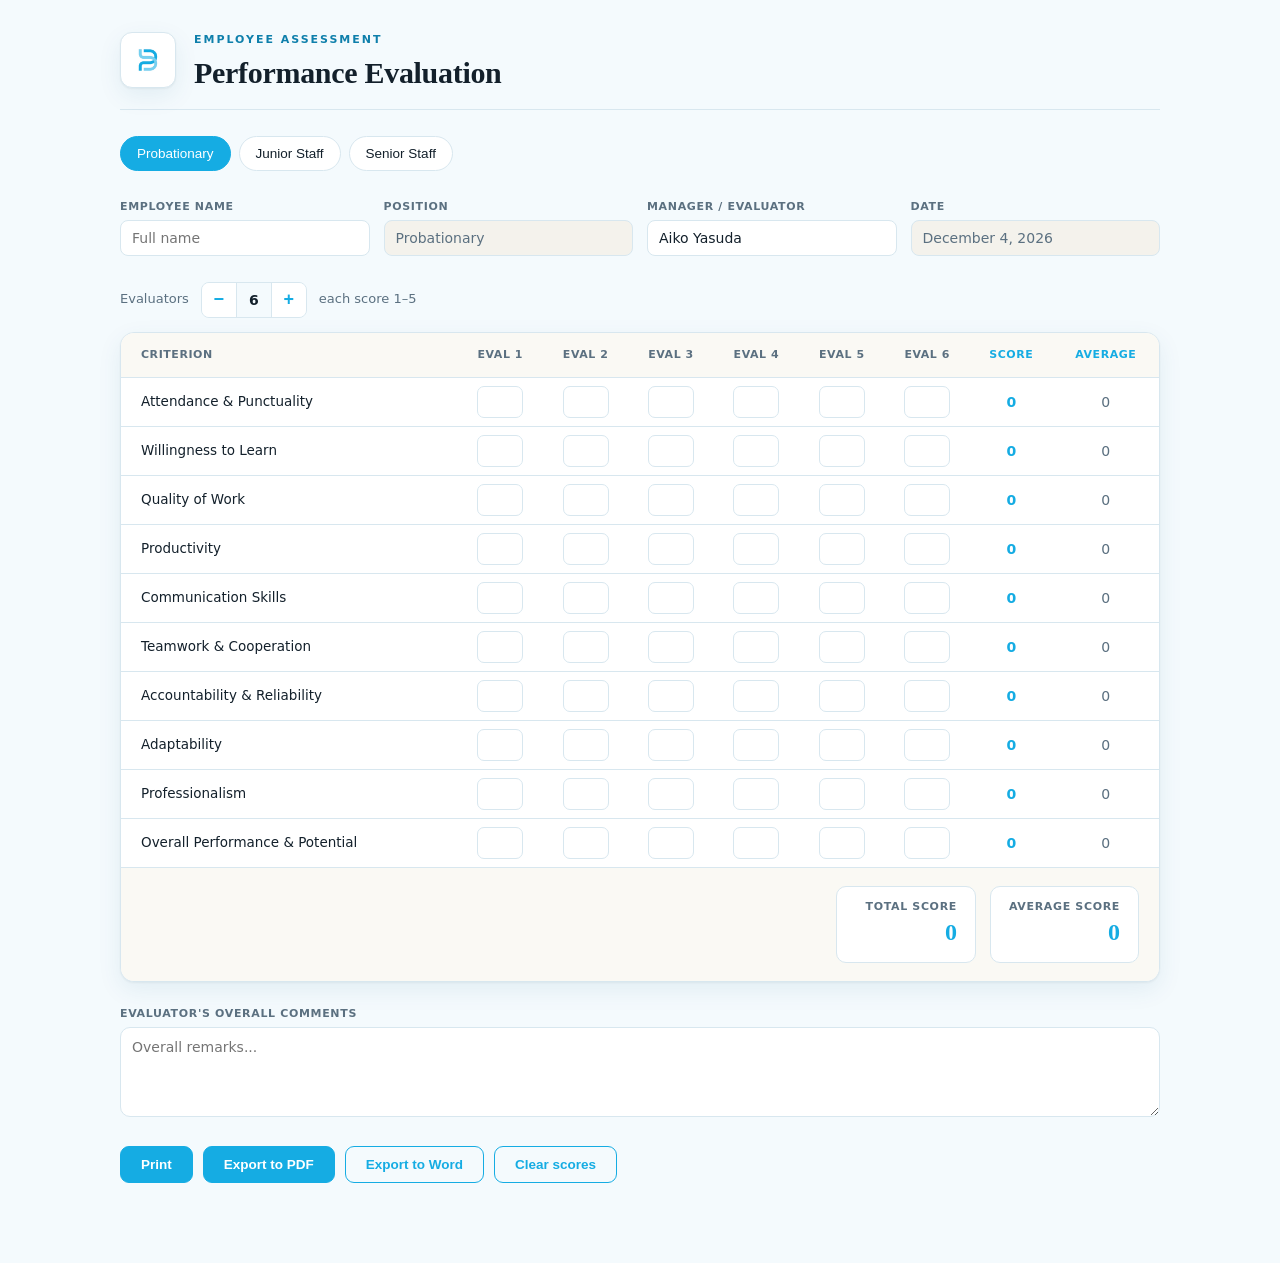
<file: Try.html>
<!DOCTYPE html>
<html lang="en">
<head>
<meta charset="UTF-8">
<meta name="viewport" content="width=device-width, initial-scale=1.0">
<title>Performance Evaluation</title>
<style>
  :root{
    --ink:#13202b; --paper:#f4fafd; --panel:#ffffff; --line:#d8e7ef;
    --muted:#5b7080; --accent:#15ACE3; --accent-deep:#0e7fab; --accent-soft:#e2f4fc;
    --sky:#77D0F0; --gold:#0e7fab;
    --shadow:0 1px 2px rgba(13,32,43,.05),0 8px 24px rgba(13,90,130,.08);
  }
  *{box-sizing:border-box} html,body{margin:0}
  body{font-family:"Inter","Segoe UI",system-ui,sans-serif;background:var(--paper);color:var(--ink);-webkit-font-smoothing:antialiased;line-height:1.45}
  .wrap{max-width:1080px;margin:0 auto;padding:32px 20px 80px}
  header.top{border-bottom:1px solid var(--line);padding-bottom:20px;margin-bottom:26px;display:flex;align-items:flex-start;gap:18px}
  header.top .logo{width:56px;height:56px;flex:0 0 auto;border-radius:12px;background:#fff;border:1px solid var(--line);padding:7px;box-shadow:var(--shadow)}
  header.top .htext{flex:1 1 auto}
  .eyebrow{font-size:11px;letter-spacing:.18em;text-transform:uppercase;color:var(--gold);font-weight:600;margin-bottom:8px}
  h1{font-family:"Georgia",serif;font-weight:600;font-size:30px;line-height:1.1;margin:0;letter-spacing:-.01em}
  .sub{color:var(--muted);font-size:14px;margin-top:8px;max-width:62ch}
  .roles{display:flex;gap:8px;flex-wrap:wrap;margin:24px 0 28px}
  .role-btn{border:1px solid var(--line);background:var(--panel);padding:9px 16px;border-radius:999px;font-size:13.5px;font-weight:500;cursor:pointer;color:var(--ink);transition:.15s}
  .role-btn:hover{border-color:var(--accent)}
  .role-btn.active{background:var(--accent);color:#fff;border-color:var(--accent)}
  .meta{display:grid;grid-template-columns:repeat(auto-fit,minmax(220px,1fr));gap:14px;margin-bottom:26px}
  .field label{display:block;font-size:11px;letter-spacing:.06em;text-transform:uppercase;color:var(--muted);font-weight:600;margin-bottom:5px}
  .field input{width:100%;padding:9px 11px;border:1px solid var(--line);border-radius:8px;font-size:14px;background:var(--panel);font-family:inherit;color:var(--ink)}
  .field input:focus{outline:2px solid var(--accent-soft);border-color:var(--accent)}
  .field .ro{background:#f4f2ec;color:var(--muted)}
  .evaluator-ctl{display:flex;align-items:center;gap:12px;margin-bottom:14px}
  .evaluator-ctl span{font-size:13px;color:var(--muted)}
  .stepper{display:flex;align-items:center;border:1px solid var(--line);border-radius:8px;overflow:hidden}
  .stepper button{border:0;background:var(--panel);width:34px;height:34px;font-size:18px;cursor:pointer;color:var(--accent);font-weight:600}
  .stepper button:hover{background:var(--accent-soft)}
  .stepper .val{width:36px;text-align:center;font-weight:600;font-size:14px;border-left:1px solid var(--line);border-right:1px solid var(--line);line-height:34px}
  .panel{background:var(--panel);border:1px solid var(--line);border-radius:14px;box-shadow:var(--shadow);overflow:hidden}
  .scroll{overflow-x:auto}
  table{border-collapse:collapse;width:100%;min-width:720px}
  thead th{font-size:11px;letter-spacing:.05em;text-transform:uppercase;color:var(--muted);font-weight:600;text-align:center;padding:14px 8px;border-bottom:1px solid var(--line);background:#faf9f4}
  thead th.crit{text-align:left;min-width:210px;padding-left:20px}
  thead th.tot{color:var(--accent)}
  tbody td{padding:8px;border-bottom:1px solid var(--line);text-align:center}
  tbody td.crit{text-align:left;font-size:13.5px;font-weight:500;padding-left:20px;color:var(--ink)}
  tbody tr:last-child td{border-bottom:0}
  .score-in{width:46px;padding:7px 4px;text-align:center;border:1px solid var(--line);border-radius:7px;font-size:13.5px;font-family:inherit;color:var(--ink)}
  .score-in:focus{outline:2px solid var(--accent-soft);border-color:var(--accent)}
  .score-in.bad{border-color:#c0392b;background:#fdf0ee}
  td.calc{font-variant-numeric:tabular-nums;font-weight:600;color:var(--accent);font-size:14px}
  td.calc.dim{color:var(--muted);font-weight:500}
  .totals{display:flex;justify-content:flex-end;gap:14px;flex-wrap:wrap;padding:18px 20px;background:#faf9f4;border-top:1px solid var(--line)}
  .tcard{border:1px solid var(--line);border-radius:10px;background:var(--panel);padding:12px 18px;min-width:140px;text-align:right}
  .tcard .k{font-size:11px;letter-spacing:.06em;text-transform:uppercase;color:var(--muted);font-weight:600}
  .tcard .v{font-size:24px;font-weight:700;font-variant-numeric:tabular-nums;color:var(--accent);font-family:"Georgia",serif}
  .interp{margin-left:auto;align-self:center;font-size:13px;color:var(--muted)}
  .interp b{color:var(--accent);font-weight:600}
  .comment{margin-top:24px}
  .comment label{display:block;font-size:11px;letter-spacing:.06em;text-transform:uppercase;color:var(--muted);font-weight:600;margin-bottom:6px}
  .comment textarea{width:100%;min-height:90px;padding:11px;border:1px solid var(--line);border-radius:10px;font-family:inherit;font-size:14px;resize:vertical;background:var(--panel);color:var(--ink)}
  .comment textarea:focus{outline:2px solid var(--accent-soft);border-color:var(--accent)}
  .actions{display:flex;gap:10px;margin-top:22px;flex-wrap:wrap;align-items:center}
  .btn{border:1px solid var(--accent);background:var(--accent);color:#fff;padding:10px 20px;border-radius:9px;font-size:13.5px;font-weight:600;cursor:pointer}
  .btn:hover{background:var(--accent-deep)} .btn:disabled{opacity:.5;cursor:default}
  .btn.ghost{background:transparent;color:var(--accent)} .btn.ghost:hover{background:var(--accent-soft)}
  .status{font-size:13px;color:var(--muted)}
  .hint{font-size:12px;color:var(--muted);margin-top:10px}
  @media (max-width:560px){h1{font-size:24px}.wrap{padding-top:22px}}
</style>
</head>
<body>
<div class="wrap">
  <header class="top">
    <img class="logo" src="[data-uri]" alt="Company logo">
    <div class="htext">
      <div class="eyebrow">Employee Assessment</div>
      <h1>Performance Evaluation</h1>
    </div>
  </header>

  <div class="roles" id="roles"></div>

  <div class="meta">
    <div class="field"><label>Employee name</label><input id="empName" placeholder="Full name"></div>
    <div class="field"><label>Position</label><input id="position" class="ro" readonly></div>
    <div class="field" id="managerField"><label>Manager / Evaluator</label><input id="manager" value="Aiko Yasuda"></div>
    <div class="field"><label>Date</label><input id="date" class="ro" readonly></div>
  </div>

  <div class="evaluator-ctl">
    <span>Evaluators</span>
    <div class="stepper">
      <button id="evMinus" aria-label="Remove evaluator">&minus;</button>
      <div class="val" id="evVal">6</div>
      <button id="evPlus" aria-label="Add evaluator">+</button>
    </div>
    <span class="hint" style="margin:0">each score 1–5</span>
  </div>

  <div class="panel">
    <div class="scroll">
      <table id="grid"><thead><tr id="headRow"></tr></thead><tbody id="body"></tbody></table>
    </div>
    <div class="totals">
      <div class="interp" id="interp"></div>
      <div class="tcard"><div class="k">Total Score</div><div class="v" id="totalScore">0</div></div>
      <div class="tcard"><div class="k">Average Score</div><div class="v" id="totalAvg">0</div></div>
    </div>
  </div>

  <div class="comment">
    <label>Evaluator's overall comments</label>
    <textarea id="comment" placeholder="Overall remarks..."></textarea>
  </div>

  <div class="actions">
    <button class="btn" id="printBtn">Print</button>
    <button class="btn" id="pdfBtn">Export to PDF</button>
    <button class="btn ghost" id="exportBtn">Export to Word</button>
    <button class="btn ghost" id="resetBtn">Clear scores</button>
    <span class="status" id="status"></span>
  </div>
  </div>
</div>

<script>
const LOGO_JPG_B64="/9j/4AAQSkZJRgABAQAAAQABAAD/2wBDAAMCAgICAgMCAgIDAwMDBAYEBAQEBAgGBgUGCQgKCgkICQkKDA8MCgsOCwkJDRENDg8QEBEQCgwSExIQEw8QEBD/2wBDAQMDAwQDBAgEBAgQCwkLEBAQEBAQEBAQEBAQEBAQEBAQEBAQEBAQEBAQEBAQEBAQEBAQEBAQEBAQEBAQEBAQEBD/wAARCACMAIwDASIAAhEBAxEB/8QAHwAAAQUBAQEBAQEAAAAAAAAAAAECAwQFBgcICQoL/[base64]/8QAHwEAAwEBAQEBAQEBAQAAAAAAAAECAwQFBgcICQoL/[base64]/9oADAMBAAIRAxEAPwD9U6KKKACiiigAooooAKKKKACiiigAooooAKKKKACiiigAooooAKKKKACiiigAoopM0ALRRSZoAWikzRmgBaKKKACiiigAooooAKKKKACiiigAooooA4X4y3FxbeC3ktp5YX+1QDdG5U4LdMivEtK1bVjqlkp1W9Ia5hBBuXII3j3r2r41/wDIkP8A9fcH/oVeF6V/yFbH/r6h/wDRi19nkkIvAybXV/kj8z4qqTjmsUm9o/mz6O+I001v8PvE1xbyvFLFpF46OjFWRhCxBBHII9a/PZfG/jTaP+Kx17p/0E5//iq/R/WdJtde0e+0O+3/AGbULaW1m8ttrbHUq2D2OCea8dH7IHwjAA3a8ceuof8A2NTwxnWAyulUji4tuTVrJP8AMrjrhnNs/r0Z5dNRUU07ycdW12TPkQeOfGoGB4x13/wZTf8AxVOj8feOomDxeNNeRh0I1KbP/oVfXJ/Y/wDhITnzNeH01D/7Go5f2PPhO8bLHdeIImI4YX6nH4FMV9P/AK25I94P/wAAX+Z8J/xDzilbVV/4Ml/kfPfhT9pH4ueFZU3eJn1m2Ugtb6qvn7h6eZxIPruP0r6l+EPx/wDCvxUUaZsOla6iFn0+aQN5gA5aF+PMA7jAYdxjmvA/ij+yj4l8HWM+veD799f063UyTW7RbbyJB1IC/LKAOuAD7GvDbG+u9Ou4NS027ltrm2kWaCeJtrxuDkMp7EVdfKMo4kw7rYK0Zd4q1n2lHT8r9mY4XiLiPgnGRw2Z80ofyyfNdd4S1/B27o/UCivN/gR8VE+KfgtL+88tNY09ha6lGgwDJjKyqOyuOcdjuHavSK/K8VhqmDrSoVlaUXZn7/gMdQzPDQxeGd4TV1/XdbNdGFFFFYHYFFFFABRRRQAUUUUAcX8X7KW88C3rRKWNs8VwQP7quMn8Ac/hXz5bzNbXEVygBaGRZAD3KkEfyr6zubeG7t5LW5jWSKZCjo3RlIwQfwr5z8d+AdS8HX0kixPLpcjHyLkDIUdkf0I6ZPB/SvquH8XBQlhZvVu68/I/P+McuqupHHU1dJWflZ3T9NT3jQPFeh+ItPj1DT7+Ih1BeNnAeNu6sDyCK0vtlp/z8xf99ivkrHfH40YPpVT4ag5NxqWXpf8AUinxvUUUp0U335rfhZ/mfWv2y0/5+Yv++xQLu1Y4W4iJPo4r5KwfSlGQcjI+lT/q0v8An7+H/BL/ANeH/wA+P/Jv/tT65OD1r4g/am+Htn4K+ICatpNukFh4iie7ESDCx3CsBMAOwO5G+rGu80fxd4l0GRZNL1m6iCnPls5eM/VWyK5z9ojxZqXj/wAN6FPLpYWfRpp3upITlCjqoDBTyOVOeuOK9Xh7AYnKsyhJSTpyun06XWnrY+f4yzfBZ/klSMoONWDUo9eqTs1/dbve34GZ+yP4lm0f4qDRDJi312ylgZCeDLEPNQ/XAkH/AAKvtqvgT9m+CW4+NXhpYVJKSzyMR2VYJCf8+9ffQri45pxhmUZR3lBN/e1+SR6nhVWqVMklCW0akkvS0X+bb+YtFFFfGn6YFFFFABRRRQAUUUUAFMlijmjaKVFdGGGVhkEe4NPryz4u/tBeFPhWf7L8ttW11kDiwgcL5QPRpnOQgPYYLEc4xzXThMJXx1VUcPFyk+i/rT1OHMcxwmVYd4nGzUILq/yS3b8lqdbc/DXwLdymabw1aBm6+XuQfkpAqL/hVfgD/oW4f+/sn/xVfK+pfthfFO7uGewsNBsYc/LGLaSUge7M4z+Qqp/w1x8YP+euh/8AgvP/AMXX10eFc95V79vLnZ+dVOP+FHJ/um/P2cdfv1PrP/hVfgD/AKFuH/v7J/8AFU1/hT4AdSv/AAjsS57rLID/AOhV8nf8NcfGD/nroX/gvP8A8XTJf2tPjDJGyLdaNESMB007lfcZYj9KpcK57/z8/wDJ3/kZvj/hS38B/wDguP8Ame5fEr4ZaD4U0W58TWeuRWNnaLuljvpgF+iOeS3opyT615irJLGGUq6OuQRyGBH6jFeK+LvH3jLx3dreeLfEV3qTRkmJJGCxRZ/uRqAq/UDPvXcfCzU7i80SaxmDMthKEjcg42sCdmfUc8ehFfQ08oxOAwilianPK+vkvXd/NHxtbiPBZvmDhgqLpwa0u9W1votFp0Te3mer/s4/DS20/wCIuseLo5Iha21mIbSAN8ySTN+8OP7oCYB/2yO1fTFfPnwc1J7HxvBbBsR30MkDj1IG9f1X9a+g6+D4jnVqY3mqu+it6LT87n63wTSoUMr9nQja0pX9Xr+TS+QUUUV4J9cFFFFABRRRQAUUUUAct8TvGSeAPAes+LSivJY25MCN0eZiEjU+29lz7Zr86tS1G+1W+udV1W7e5u7uRp7ieQ5Mjscsx/zwOK+1P2uXdfhBMFYgNqVkrD1HmHj9K+MdBijn1/SoJkDRy6hbRup6FTKoI/Kv1PgfD06WBqYq3vNtfJJafiz8B8VMZWxGbUcBf3IxTS85Npv7kl9/c9Z8E/sqfEXxhokGvXF3p2iQXaCS3ivN7zOhGQxRB8gI6AnPsK6H/hizxt/0OWhf9+Jq+vVAAwBgCjI9a+YqcaZrOblCSiu1k7ffqfd0PDHIKdOMakJSkt25NX+SaSPkH/hizxv/ANDnoX/gPNSr+xZ403Df410QDuRbTH9M19e5HrRkVH+uOb/zr/wFf5Gv/ENOHf8An0//AAOX+Z86+FP2M/C2nzR3Xi7xLe6uVIY21ugtYT7MQS5H0K1tfF7TPD/hmy0Lwr4c021sLa1WaYW9vGEVQdqgnHUnB5PJxzXrPiXxXo3hSxa91W6VSQfKhU5klPoq9/r0HevnDxN4hvPFGtXGs3uFaU4SMHIjjH3VH09e5JNbZficwzbELEYubcY3t0V7W0SsvmcmcYDJ+H8HLBZfSjGpO17aysmnq3d620VzY+FVu9x490sLnEZkkY+gEbV9H15D8DPDcgN34puIyFZTa22R1Gcuw/EAfga9eryc+rRq4tqP2Ul+v6n0XCWFlh8uUp/bbl8tEvyuFFFFeMfThRRRQAUUUUAFFFFAHif7Xf8AySGX/sKWX/oZr438N/8AIx6R/wBhG1/9HJX6D/E/4dad8UPC7+FtUv7qzha4iuPNtwpcNGcgfMCMV5Tp/wCxv4Q0+/tb+PxfrjtazxzqrLBglHDAHC9OK+/4c4gwOW5dLD4iTUm29m90j8f424PzXO85jjMHBOCjFXcktU23o/U9w8SXE1r4c1S6tpGjlhs53R16qwQkEfjXzsPH/jbA/wCKp1H/AL+j/CvpLU7FNT02602SRkW6heFmXqoYEZH515v/AMKF0b/oP3//AH7j/wAK+dyjFYTDwksStW9NLn2nEWX5jjKlN4JtJJ3tK36nm3/Cf+Nh/wAzRqH/AH8H+FNfx741dSreKdRweuJcfyFel/8AChdG/wCg/f8A/fuP/ClX4C6IGBfXdQI7gJGP6V6/9p5Wui/8B/4B85/YWffzP/wP/gnjNxc3N3M1xd3Es8rfeklcsx+pPNdX4F+HWqeL7lLiZHttLU5kuCMGQf3Y89T79B+lesaP8IvBekSLO9jJfSochrt94B/3RhfzBrskRI0CRqFVRgADAA9K5MZxBHl5MKreb6ei/r0PRy3g6ftFVx8k1/Kuvq/8vvIbCwtNMsodPsYFht7dBHGi9FUVYoor5dtt3Z97GKilGOiQUUUUhhRRRQAUUUUAFFFFABRRRQAUUUUAFFFFABRRRQAUUUUAFFFFABRRRQAUUUUAFFFFABRRRQAUUUUAFFFFABRRRQAUUUUAFFFFABRRRQB//9k=";
const LOGO_B64="iVBORw0KGgoAAAANSUhEUgAAAIwAAACMCAYAAACuwEE+AAAUqklEQVR4nO2de4wlWV3HP79TVffVt7unp+c9s8xj37uiuwO72QAioLDBiBoQI2LgHwkGSJAYEx+JMcZEicagicZEskSJJBiXKMQEN0iALCywCvuChWWWnZl99bz7eV9V5/z849Tt6Zm5t/vW0jNTt3M+k+q5ubfqVt2qb53zO7/z+/[base64]/5vmSeWhdhc2i4MomH8vjdCgAwwxjAVWRxwUwN+cX+Ve3ZOcNdMQiOpAo5MHagh3kLNTqkE0ycyhkYiNJOIbMCVjgBVR2zW73KSKKZWMVRHEIwq2BGPT4FMlXOZoeeUEx3lobMpiZzh7m0J9+4QPnBokp/eOQkiOFVQwWwB0ZRSMABOfdPuBl1pEZxuLAJwiIKM0OkWvpb5BpVYmMKgKJkmfG/R8eg8fOrYOd65d5mP3NHk3l0TQESm6lubMaaUw2oFrjBdXvF3Xc1/XtiZKlb9yZxMDHtrEfVKhU+/lPHWL5/hw4/MMdfqEItgVSmP1VicUgpmXFHAKqTOy2m2aqgmVR44YXnjQ3M8eOICkeQjK+1vMV4EwVwlDN7WEmCmEnG6F/HeRxb4w++ew2IRUexmNaPXkC0uGCmwbD59b1CmSi0WZqoxf/n9Jd778Ck6mSUSSMesfyqt0bsZxAKJERIB5/2zA6Xh37cjy6Z/ie1IhrfH5erZ16jwbycyrDvFA2/YTS2OcChmTMbdW1gwylyacbYVEyUQqUMYfIEFSOlPNvTfGfydABGCMUIjgpr4rRyCG0E+qXMcaEZ87qWM6iOn+PTrd4BU0TFx1Ww5way2IkZ4zw01nm/HiIG68Xexrl7Ui/IRoO1G9MMorGSWc+0eJ9rK812HOqEaxTRiL52NbJOuU/bVYj7zXIdXTczzF0d3Y5WRHIfXmy0nmP45TwT+9OgurrxvrxTMpesMayVkzeeCzTLOZ45nlhyf//ECX3i5y9PLynTFUInBufUddakqu5t1/voHHe6bvcCvHJzBqcNIuc3KLSeYi0S4ge/LkNfrvXfp5wJEccLOGHbW4PU7a/xBt8O/n2jz8afO8my7zkxNqOBI8/UvRwFRR7MS85HvnOfobJ0Dg6Y5Ska55fwTYq7SAv0QDB9CYRVmqnU+cMt2vv72G/jojRErvZSWCom4oY46B0xEygvLMX/2+LncCnL5J+VkSwvmarE6GBc/Ix2JoKpkCrvrdT5x3x7+5q4ai90eF1IhMcPjclInzDZiPvtCj0dOL2JESEs80g6C2SREhFj8VESq8OHb9/Cv900Sq2PFRlTIGNTdKVARJdWYTzy1iMtHc2VlrAUjJTQQBSERQ+qU99y4k79/bZ1ur4fNhTRIMpnCVGJ46IzjibMrRPnkahkp3xkH/PBig/tMGMnvcb1IDGTO8b6btvO7N0YsZAm1dcIsjPFD+3850UbIQyJKSCkFUzGOSIb3+wJYFZbKaxsCQmQMSszv3b2TQw3LSuaGn3BVnIn52qkuy90usZFS3g6lEkxfHvXYx40MHV2oUokNzy9kOJcN9eBebwR/rDurNT52a5NWmg4N23QKU3HEkwvKdxez1ffKRqkE01fMbCJUJcYNaWMUqBrheMtyfClDxFGi0ORLMIBVx68fqnLzRMxy5gaKRoGasfQUvnGqtebdclEqwfiDUQ40KlSTDLvO+RJVbBzz4Etd2pliRLDq70qXR+pduugIi1tnubieqveUjHI5JW/+tlUavHNfFbfOtEGm0IgNT57vAQ4zSqjgNaZUggE/AViLDAdq6zfJClQFXmwpD/xgkReW2kTiMEK+uIKLF93wRfP1cv8LayYLclH2wxkuRRAxKMJbD06QasYw60TVz64/seTIHKXsass3NaCACPfOVvn+YhskZpgxowr1xPBMqnzy2R53z6YcaiZsSyR3yF86/7M5+DiWqvh9TyTxmlwkvx/vS5FLkuwEODwZUY8yMk3yKOArMQhnuspLrS6vatY26Zg3j/IJRvxpv2kqYm8VXuwptWioZlBVGhGsKHz5tMOcaVPbIJtgyDeNdnAoMUpsoBIZGhFsrwo31ODIVI3dVUM1Ti5+45q5of3VmNdsb/Lw2YzZhIEZESIKLmUxtYCUbm6pdIIRfC5SPUr4uT0VPnPC4juA4WNoVf9DkkRQ4lfowxj1qnjXfc/BkoPTHTi+Av8rluTlNruryk9NJ7x62nBgsu4zHPIt40iYrkQ4TYfuTwQyl9BqW5jZzJZxcyidYIBVH8RrZxs8Nb/M4wuWRry+97M/GQh69Q2zvAuKwIf1ASoxPmjL8OLLXR4+LdwxbXnDroSDkzXIu6CqdvIDHTxTLhgMlq6LhqxzfSmlYPoIhl89UOellUXmXUxiRvNNXCtDUdfuLf+vIkpUibEqPDqvPDa/wmtne7xlb42d1YgKbkjAw8VvjQyYuHxigRKOkvoI/kacqSb85qEaiXZJbfmzBxWfSquiNBIlShIePuf4px8u8dSFJc50DZEZlu2tKI6Ozagm5fyhpRUM+P5cgcNTDd5/aIKJqEfLQiTr36NlweX9ZDMWzrsKn3lBaSQxNVIyHfwbnEI9MuyIR03cvbaUWjDga7GoCrfOTPDBm6c5XM1Y6SlOI4wZD+EoEBuHtRF3zE7wjgNTOGfJVK8YATmFWgS7JurAlZ9fb0ovGO/48id9bz3iw7dO8/bdhho9FnuWXi4ZQz+gKU8gW3Xg5TVbNnnpD/9HNkzVD5m7TjkyGfG2PXVwDrsm5EHEC+bOSUM99p6akuml3EbvWrwHxBBHhvtvmOToji7fudDjqbMdTtmIHgbn/OhD5ErDd7OSDEUld8pBgiWKFId3Lo7qyWk5y83bakSR8KWXOz7LQBQRoeMcR6cNgmAdRCW7pcdGMLDGVa6ws17h/nqFN+1u8FKry/EVy6mO0s6EVLVAWloxYqBrLV2nLGbKuR7ERqkYfB2aEZLbjMS0rePIZMLrehlfOt2jHkU+Pyq13L5rKv+1jrINrcdKMMBqpShVHzJdjSIOTzY4PHn5mldrcC1YdaTWsZQq53rKkxe6HFvOON0VkjgiFrfB8N/bJh3ruHO2wakUnrrQo6bCvopyz0zV76lsBgxjKJg+Ij4DES467fpi8u9evZMdiSGKDbUYdtaV26ZjFlLH42fbfPWM5WzmZ53X66YEUDGkCvfM1nl2KeNcx/LOAwlHmglOtZQlz0rWQ74yhDXG7TXYn65Z+rPU00nEG/dO8pHbJ7h3O7R7aR79PzxyzkcOOqZiw8/vrpFmPd59QxOknF5eoFxFEceZfitnBFDHt8+1+eKcZSUDjK5TBUsQemTWcGapzd++bgfTSYWyCmZLtDBlQPBBXZlTEMOuiuGJs0soGYnLGJY8IihCQiYRbzs4wXRSHRL4UA6CYH5CFF+LzzqQfKT0hedXeNOXz/PgixnfPN0jNgkOO1AGih8LVYzw+LzlucUWgimtZMbW6L2ci7PVXJM7VAGjYIzPfESUk4sd/urpBR440aMihj2NmCfmMybjNkd3VOgOzEvyRKK0sphH5y2Hp7x3u4Q273gLpm9wRnIxddVzjc60OJZ7KY/Nd/iP40t87oWU422YrSU+TcYpKso3z6fcNl2hGis2LzpyOX76AI4vWzqZoxZHmxonuFmMpWCc+tbkohfUcbpreXmlx+klSyvrUvhUS377u/VDD5wYWs5wajnl28spxxYcT853yYiZqibsqfsSZX0/TD0SOlb59rkOb943gc0GNzP9eN4X2xknWz1umaqthquWibETjC+84yOknzm/wkOnU74y1+YrZ7v0HKSuglUFcaC+FL3iL5Jofm+L+teiF+cMBMC/vz5CZBSj0FMhiYSZeoMIR5Yn5K9FVYlF+fFyxl2djG2JoTesBIiAivDcYodbpvpVqYJgXgE+Q0kdREb48UKbv/vBAp89mTHXzWhWKsSSUIuhTj8AvKg9b/0VGzVfWwSj3l6y6oYGkCpCLMKKVZ5d7HHPbIKQMDC/QJVIIp5r53NiJRMLjIlgvAEoiLE88KMF/uSxJV7sGmZqhn0T1bxYsuTzOK/U5M2FMurGqiNXcenbWXMdhwV0nai7WGC+44fncQmjxUo+rHaoOkSU1Fo+9PVT/Paji3RNwq6GL0uWOh2xjPz1o5/zdLKl9JxBRNdtPVoqLKVeWmX7XaUWjE+xEFqp4ze+Msc/nuixu5YQ4XyLcr0PcAME37J0rHChm/HL+4R9DUhdxDCJi4BzSquX15Mp2Y8srWD6czXWOj76rdN8bs6yt+4N2lIXbcBPDyTGYBVOdS2zifCpe6d44HU7mYnER9oN2K4/jM6AThkz8SmxDePUx+7+w9Pn+OTxLvsmKmSunFLpR/spfgb9XCZ005QjEzEfurnJB2+ZZH+9gmoKxqyO2ga1HoKgeT43bG7O5mZQQsH4hPdIDD+cb/HxpxeZrVfJ3Mb9uaAYA4Y8kqm/hciGwY6ydv1RkDwqTn1r0E0tRgyZ63LnZMzbXjXB7xxpcrDpc5JStcRAZnODd51dlfO28JRQMACKquXPn5znZLfCroZ/stkw+rZCy0UsdDJEfZqp5HfpSM6vESftXX/YrSmopRbDwXrMdDPhTbPK/ft3cnS2wrZqDESrDrxYIjKrdJwSDQl5EMCiVCOhnpiRD/1aUjrBOBWMRDxxYZkvzqVsq8eIDrnr1M8MW5TzHcfuqvKWXZabppp5hQUvnM1DsRJTEajFlh2NGvtqcOcE3DjThNWnSyqp9fnXRrwvRoCewrnUrB+nq/7xgJXYUL4OqYSC6bfV/3lihfOpsKfuS5MOQkToOofNMj5wU5M/umOSA80K18OW95Of/SB07wG+nDOpY6GjVCrDq2spUAG2JT6hv1xyKaFgjAgW5b/mOjQTyNxg67A/msic45/vm+Zdh7fRjy65FiFh3uLxOzJ5FsGwkEpVnxHwwwtd36X1I9kHkCnMJELFCOt7a64PpRJMvwE+Pr/Cc8u+3x9GLHC6Db9/e5V3HZ4hU1nNR7p2/f4oO/Lmdi/L+P6i9UWJ1GAHHGQ/T2D/RH6TuH4IX3kolR+mX6bjewspK2nmCyMObF2UFSe8etLxx3dO+oBpymcggq/2KSL8aKXHybZSiQaLBcCJENuMWycSINq0XKrNpGSC8f8fa0FHhxuHsVEWeo579zaYrvqUjJLdiGtQMrV87bTF5A/1GzZCyhS2J8L+hm/4y3gDlEowfZYzwbpoYIPvT2wETjnUyAsIXesDHJG+8/Frc8s8s2ipGR067jEC3cxxcCphqhbTn68uG6UUjMcNuBcNgqHrvMdi0uSh1SVsu735oTy70uV/5hy1aP0ntjmFilGObstTTMo5M1BOwWzkdV1NXyvpSe3bqidaKf9ybMX7lhjubTbin9J2c8Nw2zafNVDG7ghKKpixRC+GWRhRji32eOBYlxU1SAR2SGKSL2cCWOVndyQYMWgJW8w+pRpWj0pZGpb+cfg0XVlNYvvGmRU+f9LiIu/AszA0kc0ItFLL7dtibtteQ7XcVbbGTjAKJHnxl/aqK36Iw4yRp4iKmZe5m6TfbUgeD/zsSof/fmGRHy1XSJIYkz+Nbb3v7qmhaiz376kQSXnzkfqMpWCqJg802mDdS1NPNhlx9KxlMROeWWrx2DnHC22h4xrUEgUd/ui+tcfXTjPesb/KwWZtLJ4sO3aCgY27JB+YrXx1rsVCOtrw1FyWyT8swMmoI1WhnTnOdjPmOkonNwUrRqhGGwsFvDBW0ozXTBl+YXfDh3SUcBh9OWMpmI2Q3Mn+yPkuL7VN/mi9DbYZ5Kpfs9GqHaoK6mNhoshQMUItH/+MGoBuBFYyONhIePehWv5cpfFgSwoGAFVqUmMqyUYSjN9mzcsBN7sXkOSf6SVZCqN8v+RdTsvC3qry/sMTNCtx6crDr8fWFQzeH2JXk9kKst4Gr7A5iARambK/przvyATba9FYiQW2uGDKgoiACsup49YJ+K0bm0xW/JRGmYfQgwiCuYoIgAhdq9TV8eY9Eb+0b2LVZhlHr+nYCmbjHOg163LtnH2S/xEMXQuqPQ5PKPfvanDLTMPPaIxZN7SWkgumb31cesmvfGfIltKvDMWmxzoOnEkXsE5oOYuTHjdWY964o8bP7KySiFmdYxpTrQAlFUxk/GPzInF0pS8ahbzwV6qCVaE+5Mz7NX3VBMGgGzybQPBzPYJe8mSm/mtd89oLUHCSzwGpoKpkAmqVpnG8etJw93SFu3Y0vVcaGUt7ZRClFIyoQzPLhY7SFeHi84V8m1IxBropK64L9GNrL7saAh3boZMmJGZj/0gmulrzYZBgInwMcZRH2sbiHXVRBFNYdjcjbppMODIRs6t+sahh/9DH0V4ZRKmqaPpzqzy70OZ7FzpUosHDYYPQdZZbZqrcNtUcGPqq6vjufItOlmxqFyDiwGQ0TcS2KKJeEbYlyZroQMmfH5A/6GtcjZUhlEow44yuebHFNHIJpeyS/[base64]/wfC8uGVEKtJcQAAAABJRU5ErkJggg==";
const SCALE_MAX = 5;
const FORMS = {
  "Probationary":{title:"BETTER PRACTICE PROBATIONARY EMPLOYEE PERFORMANCE EVALUATION FORM",position:"Probationary",rows:[["Attendance & Punctuality","Reports to work on time and follows schedule consistently."],["Willingness to Learn","Shows initiative in learning processes, systems, and assigned tasks."],["Quality of Work","Accuracy, completeness, and attention to detail in assigned work."],["Productivity","Ability to complete assigned tasks within expected turnaround time."],["Communication Skills","Professional and clear communication with teammates and clients."],["Teamwork & Cooperation","Works well with the team and follows instructions properly."],["Accountability & Reliability","Takes ownership of assigned responsibilities and follows through on tasks."],["Adaptability","Ability to adjust to new tasks, corrections, workload changes, and feedback."],["Professionalism","Demonstrates proper attitude, respect, integrity, and work ethics."],["Overall Performance & Potential","Shows readiness for regularization and long-term growth within the company."]]},
  "Junior Staff":{title:"BETTER PRACTICE JUNIOR STAFF PERFORMANCE EVALUATION FORM",position:"Junior Staff",rows:[["Accuracy & Quality of Work","Accuracy in endorsements, onboarding, monitoring, encoding, and document handling."],["Productivity & Task Completion","Ability to complete assigned tasks, follow-ups, endorsements, and monitoring on time."],["Client Communication","Professionalism, responsiveness, and clarity in SMS, Viber, email, and client handling."],["Turnaround Time","Speed and efficiency in handling client concerns, onboarding, and endorsements."],["Monitoring & Follow-Up","Consistency in tracking pending requirements, onboarding status, and client updates."],["Team Coordination","Proper coordination with CRO, Compliance, Operations, Billing, and other teams."],["Accountability & Reliability","Ownership of tasks, attendance, punctuality, and ability to follow instructions properly."],["Adaptability & Initiative","Shows respect, integrity, proper work ethics, and professionalism in all interactions."],["Professionalism","Willingness to learn and improve skills."],["Position-Specific Performance","Performance based on assigned role responsibilities and workload."]]},
  "Senior Staff":{title:"BETTER PRACTICE SENIOR EVALUATION FORM",position:"Senior",senior:true,rows:[["Leadership & Team Guidance","Ability to guide, support, and motivate team members effectively."],["Team Productivity & Task Management","Proper delegation, monitoring, and completion of team tasks and deadlines."],["Decision-Making & Problem Solving","Ability to resolve issues, escalations, and operational concerns efficiently."],["Communication Skills","Clear, professional, and timely communication with team members and clients."],["Quality Control & Accuracy","Reviews endorsements, onboarding, monitoring, and outputs for completeness and accuracy."],["Workload Management","Ability to balance workloads fairly and support high-volume or urgent cases."],["Accountability & Reliability","Ownership of team performance, punctuality, follow-through, and consistency."],["Coaching & Staff Development","Provides training, guidance, and constructive feedback to junior staff."],["Professionalism","Demonstrates integrity, professionalism, and proper handling of sensitive situations."],["Team Performance Outcome","Overall team performance, turnaround time, coordination, and client satisfaction under the team leader's supervision."]]}
};

let role="Probationary", evaluators=6;
const MIN_EV=1,MAX_EV=10;
let scores={};

const round1=n=>Math.round(n*10)/10;
function ensureStore(){ if(!scores[role])scores[role]={}; FORMS[role].rows.forEach((_,i)=>{ if(!scores[role][i])scores[role][i]={}; }); }

function buildRoles(){
  const c=document.getElementById('roles'); c.innerHTML='';
  Object.keys(FORMS).forEach(r=>{
    const b=document.createElement('button');
    b.className='role-btn'+(r===role?' active':''); b.textContent=r;
    b.onclick=()=>{role=r;render();}; c.appendChild(b);
  });
}
function buildHead(){
  let h='<th class="crit">Criterion</th>';
  for(let e=0;e<evaluators;e++) h+=`<th>Eval ${e+1}</th>`;
  h+='<th class="tot">Score</th><th class="tot">Average</th>';
  document.getElementById('headRow').innerHTML=h;
}
function buildBody(){
  ensureStore();
  const tb=document.getElementById('body'); tb.innerHTML='';
  FORMS[role].rows.forEach(([name],ci)=>{
    const tr=document.createElement('tr');
    let cells=`<td class="crit">${name}</td>`;
    for(let e=0;e<evaluators;e++){
      const v=scores[role][ci][e]??'';
      cells+=`<td><input class="score-in" inputmode="numeric" data-c="${ci}" data-e="${e}" value="${v}"></td>`;
    }
    cells+=`<td class="calc" id="sc-${ci}">0</td><td class="calc dim" id="av-${ci}">0</td>`;
    tr.innerHTML=cells; tb.appendChild(tr);
  });
  tb.querySelectorAll('.score-in').forEach(inp=>inp.addEventListener('input',onScoreInput));
}
function onScoreInput(e){
  const inp=e.target, ci=+inp.dataset.c, ev=+inp.dataset.e, raw=inp.value.trim();
  if(raw===''){ delete scores[role][ci][ev]; inp.classList.remove('bad'); compute(); return; }
  const num=Number(raw);
  if(isNaN(num)||num<1||num>SCALE_MAX){ inp.classList.add('bad'); return; }
  inp.classList.remove('bad'); scores[role][ci][ev]=num; compute();
}
function interpret(avg){
  if(avg>=4.5)return"Outstanding"; if(avg>=3.5)return"Very Good";
  if(avg>=2.5)return"Satisfactory"; if(avg>=1.5)return"Needs Improvement";
  if(avg>0)return"Poor"; return"";
}
function compute(){
  let avgVals=[], scoreVals=[];
  FORMS[role].rows.forEach((_,ci)=>{
    const obj=scores[role][ci], vals=[];
    for(let e=0;e<evaluators;e++) if(obj[e]!==undefined) vals.push(obj[e]);
    const sum=vals.reduce((a,b)=>a+b,0);
    const avg=vals.length?round1(sum/vals.length):0;
    document.getElementById('sc-'+ci).textContent=sum;
    document.getElementById('av-'+ci).textContent=avg;
    if(vals.length){ avgVals.push(avg); scoreVals.push(sum); }
  });
  const totalScore=scoreVals.reduce((a,b)=>a+b,0);
  const avgScore=avgVals.length?round1(avgVals.reduce((a,b)=>a+b,0)/avgVals.length):0;
  document.getElementById('totalScore').textContent=totalScore;
  document.getElementById('totalAvg').textContent=avgScore;
  const word=interpret(avgScore);
  document.getElementById('interp').innerHTML=word?`Interpretation: <b>${word}</b>`:'';
}
function currentData(){
  const scoreRows=[], avgRows=[];
  FORMS[role].rows.forEach((_,ci)=>{
    const obj=scores[role][ci], vals=[];
    for(let e=0;e<evaluators;e++) if(obj[e]!==undefined) vals.push(obj[e]);
    if(vals.length){
      scoreRows.push(vals.reduce((a,b)=>a+b,0));
      avgRows.push(round1(vals.reduce((a,b)=>a+b,0)/vals.length));
    }else{ scoreRows.push(null); avgRows.push(null); }
  });
  const filledScores=scoreRows.filter(v=>v!==null);
  const totalScore=filledScores.reduce((a,b)=>a+b,0); // sum of the criterion scores (cell values)
  const filledAvg=avgRows.filter(v=>v!==null);
  const avgScore=filledAvg.length?round1(filledAvg.reduce((a,b)=>a+b,0)/filledAvg.length):0; // mean rating 1–5
  // rows = the value placed in the form's Rating cell = the SCORE (sum of evaluators)
  const maxPossible=FORMS[role].rows.length*SCALE_MAX*evaluators;
  return {rows:scoreRows, scoreRows, avgRows, totalScore, avgScore, maxPossible};
}
function render(){
  buildRoles(); buildHead(); buildBody();
  document.getElementById('position').value=FORMS[role].position;
  document.getElementById('managerField').querySelector('label').textContent=FORMS[role].senior?"Evaluator":"Manager / Evaluator";
  document.getElementById('evVal').textContent=evaluators;
  compute();
}

document.getElementById('evPlus').onclick=()=>{if(evaluators<MAX_EV){evaluators++;buildHead();buildBody();compute();}document.getElementById('evVal').textContent=evaluators;};
document.getElementById('evMinus').onclick=()=>{if(evaluators>MIN_EV){evaluators--;buildHead();buildBody();compute();}document.getElementById('evVal').textContent=evaluators;};
document.getElementById('resetBtn').onclick=()=>{scores[role]={};ensureStore();buildBody();compute();};

document.getElementById('printBtn').onclick=()=>{ openPrint(); };

document.getElementById('pdfBtn').onclick=()=>{
  const btn=document.getElementById('pdfBtn'), st=document.getElementById('status');
  btn.disabled=true; st.textContent="Generating PDF…";
  try{ buildPDF(); st.textContent="PDF downloaded."; }
  catch(err){ console.error(err); st.textContent="Couldn't generate the PDF. Try again."; }
  finally{ btn.disabled=false; setTimeout(()=>st.textContent="",4000); }
};

document.getElementById('exportBtn').onclick=async()=>{
  const btn=document.getElementById('exportBtn'), st=document.getElementById('status');
  btn.disabled=true; st.textContent="Generating…";
  try{ buildDocx(); st.textContent="Word downloaded."; }
  catch(err){ console.error(err); st.textContent="Couldn't generate the file. Try again."; }
  finally{ btn.disabled=false; setTimeout(()=>st.textContent="",4000); }
};

// ---- Print preview: render the form as HTML in a new window and open print dialog ----
function formHTML(){
  const f=FORMS[role], data=currentData();
  const empName=document.getElementById('empName').value.trim();
  const manager=document.getElementById('manager').value.trim();
  const dateStr=document.getElementById('date').value;
  const comment=document.getElementById('comment').value.trim();
  const cur=interpret(data.avgScore);
  const esc=s=>String(s).replace(/&/g,"&amp;").replace(/</g,"&lt;").replace(/>/g,"&gt;");
  const bold=!f.senior;
  let metaHTML;
  if(f.senior){
    metaHTML=`<p><b>Manager Name:</b> ${esc(empName||"________________________")}</p>
      <p><b>Department:</b> ${esc(manager||"__________________________")}</p>
      <p><b>Date:</b> ${esc(dateStr||"_______________")}</p>`;
  }else{
    metaHTML=`<p class="b"><b>Employee Name: ${esc(empName||"________________________")}</b></p>
      <p class="b"><b>Position: ${esc(f.position)}</b></p>
      <p class="b"><b>Evaluator (Manager): ${esc(manager||"_______________________")}</b></p>
      <p class="b"><b>Date: ${esc(dateStr||"_______________")}</b></p>`;
  }
  let rowsHTML="";
  f.rows.forEach(([name,desc],i)=>{
    const r=data.rows[i];
    const no=bold?`<b>${i+1}</b>`:`${i+1}`;
    rowsHTML+=`<tr><td class="c">${no}</td><td>${esc(name)}</td><td>${esc(desc)}</td><td class="c"><b>${r!==null?r:""}</b></td></tr>`;
  });
  const bands=["4.5 – 5.0 = Outstanding","3.5 – 4.4 = Very Good","2.5 – 3.4 = Satisfactory","1.5 – 2.4 = Needs Improvement","1.0 – 1.4 = Poor"]
    .map(t=>{const on=cur&&t.indexOf(cur)>-1;return `<div${on?' class="hl"':(bold?' class="b"':'')}>${bold&&!on?'<b>'+t+'</b>':t}</div>`}).join("");
  const sign=!f.senior?`<p style="margin-top:14px"><b>Evaluator's Signature: _______________________</b></p><p><b>Date: _______________</b></p>`:"";
  const confStyle=f.senior?'font-style:italic;font-weight:normal':'font-weight:bold;font-style:italic';
  const scaleLine=bold?`<b>5 – Excellent | 4 – Very Good | 3 – Satisfactory | 2 – Needs Improvement | 1 – Poor</b>`:`5 – Excellent | 4 – Very Good | 3 – Satisfactory | 2 – Needs Improvement | 1 – Poor`;
  return `<!DOCTYPE html><html><head><meta charset="utf-8"><title>${esc(f.title)}</title>
  <style>
    @page{size:8.5in 14in;margin:0.6in}
    *{box-sizing:border-box}
    body{font-family:Arial,Helvetica,sans-serif;color:#13202b;font-size:10pt;margin:0}
    .logo{display:block;margin:0 auto 8px;width:52px;height:52px}
    h1{color:#15ACE3;font-size:13pt;text-align:center;margin:0 0 4px}
    .conf{${confStyle};margin:0 0 12px}
    p{margin:2px 0}
    .scale{margin:10px 0 12px}
    table{border-collapse:collapse;width:100%;margin-bottom:12px}
    th,td{border:1px solid #aab; padding:5px 7px;vertical-align:top;font-size:9.5pt}
    th{background:#e2f4fc;text-align:left}
    td.c,th.c{text-align:center}
    .hl{color:#0e7fab;font-weight:bold}
    ul.guide-list{margin:4px 0 12px 0;padding-left:20px}
    ul.guide-list li{margin:2px 0}
  </style></head><body>
    <img class="logo" src="data:image/png;base64,${LOGO_B64}" alt="logo">
    <h1>${esc(f.title)}</h1>
    <p class="conf">Confidential – For Internal Use Only</p>
    ${metaHTML}
    <div class="scale"><p><b>Rating Scale:</b></p><p>${scaleLine}</p></div>
    <table><thead><tr><th class="c">No.</th><th>Criteria</th><th>Description</th><th class="c">Rating (1–5)</th></tr></thead>
    <tbody>${rowsHTML}</tbody></table>
    <div class="guide">
      <p><b>Scoring Guide:</b></p>
      <ul class="guide-list">
        <li><b>Total Score: ${data.totalScore||0} / ${data.maxPossible}</b></li>
        <li><b>Average Score: ${data.avgScore||0}</b></li>
      </ul>
      <p style="margin-top:8px"><b>Performance Interpretation:</b></p>
      ${bands}
      <p style="margin-top:10px"><b>Evaluator's Overall Comments:</b></p>
      <p>${esc(comment||" ")}</p>
      ${sign}
    </div>
  </body></html>`;
}
function openPrint(){
  const w=window.open("","_blank");
  if(!w){ document.getElementById('status').textContent="Pop-up blocked — allow pop-ups to print."; return; }
  w.document.open(); w.document.write(formHTML()); w.document.close();
  w.onload=()=>{ w.focus(); w.print(); };
  // fallback if onload already fired
  setTimeout(()=>{ try{w.focus();w.print();}catch(e){} },600);
}

// ---- Dependency-free .docx generation (Word XML zipped in-browser) ----
function xmlEsc(s){return String(s).replace(/&/g,"&amp;").replace(/</g,"&lt;").replace(/>/g,"&gt;");}
const FONT="Calibri";
function run(text,{bold=false,italic=false,color=null,sz=20}={}){
  let rpr=`<w:rPr><w:rFonts w:ascii="${FONT}" w:hAnsi="${FONT}"/>`;
  if(bold)rpr+="<w:b/><w:bCs/>"; if(italic)rpr+="<w:i/><w:iCs/>";
  if(color)rpr+=`<w:color w:val="${color}"/>`;
  rpr+=`<w:sz w:val="${sz}"/><w:szCs w:val="${sz}"/></w:rPr>`;
  return `<w:r>${rpr}<w:t xml:space="preserve">${xmlEsc(text)}</w:t></w:r>`;
}
function para(runs,{align=null,after=60,before=0}={}){
  let ppr=`<w:pPr><w:spacing w:after="${after}"${before?` w:before="${before}"`:""}/>`;
  if(align)ppr+=`<w:jc w:val="${align}"/>`;
  ppr+="</w:pPr>";
  return `<w:p>${ppr}${runs.join("")}</w:p>`;
}
function bullet(runs,{after=60,before=0}={}){
  const ppr=`<w:pPr><w:spacing w:after="${after}"${before?` w:before="${before}"`:""}/><w:ind w:left="360" w:hanging="180"/></w:pPr>`;
  return `<w:p>${ppr}${run("\u2022  ",{bold:true})}${runs.join("")}</w:p>`;
}
function tcell(content,w,fill){
  const shd=fill?`<w:shd w:val="clear" w:color="auto" w:fill="${fill}"/>`:"";
  return `<w:tc><w:tcPr><w:tcW w:w="${w}" w:type="dxa"/>${shd}`+
    `<w:tcMar><w:top w:w="60" w:type="dxa"/><w:left w:w="100" w:type="dxa"/>`+
    `<w:bottom w:w="60" w:type="dxa"/><w:right w:w="100" w:type="dxa"/></w:tcMar>`+
    `<w:vAlign w:val="center"/></w:tcPr>${content}</w:tc>`;
}

function buildDocx(){
  const f=FORMS[role], data=currentData();
  const empName=document.getElementById('empName').value.trim();
  const manager=document.getElementById('manager').value.trim();
  const dateStr=document.getElementById('date').value;
  const comment=document.getElementById('comment').value.trim();

  const COLS=[700,2900,4351,1400], TW=COLS.reduce((a,b)=>a+b,0);
  let tb=`<w:tbl><w:tblPr><w:tblW w:w="${TW}" w:type="dxa"/><w:tblBorders>`;
  ["top","left","bottom","right","insideH","insideV"].forEach(s=>{tb+=`<w:${s} w:val="single" w:sz="4" w:space="0" w:color="999999"/>`;});
  tb+=`</w:tblBorders><w:tblLayout w:type="fixed"/></w:tblPr><w:tblGrid>`;
  COLS.forEach(c=>tb+=`<w:gridCol w:w="${c}"/>`); tb+="</w:tblGrid>";
  tb+="<w:tr>"+
    tcell(para([run("No.",{bold:true})],{align:"center"}),COLS[0],"EBF8FA")+
    tcell(para([run("Criteria",{bold:true})]),COLS[1],"EBF8FA")+
    tcell(para([run("Description",{bold:true})]),COLS[2],"EBF8FA")+
    tcell(para([run("Rating (1\u20135)",{bold:true})],{align:"center"}),COLS[3],"EBF8FA")+
    "</w:tr>";
  f.rows.forEach(([name,desc],i)=>{
    const rating=data.rows[i];
    tb+="<w:tr>"+
      tcell(para([run(String(i+1),{bold:!f.senior})],{align:"center"}),COLS[0])+
      tcell(para([run(name)]),COLS[1])+
      tcell(para([run(desc)]),COLS[2])+
      tcell(para([run(rating!==null?String(rating):"",{bold:true})],{align:"center"}),COLS[3])+
      "</w:tr>";
  });
  tb+="</w:tbl>";

  const LOGO_EMU=46*9525; // 46px square
  const logoPara=`<w:p><w:pPr><w:jc w:val="center"/><w:spacing w:after="40"/></w:pPr><w:r><w:drawing>`+
    `<wp:inline distT="0" distB="0" distL="0" distR="0">`+
    `<wp:extent cx="${LOGO_EMU}" cy="${LOGO_EMU}"/><wp:effectExtent l="0" t="0" r="0" b="0"/>`+
    `<wp:docPr id="1" name="Logo"/>`+
    `<wp:cNvGraphicFramePr><a:graphicFrameLocks xmlns:a="http://schemas.openxmlformats.org/drawingml/2006/main" noChangeAspect="1"/></wp:cNvGraphicFramePr>`+
    `<a:graphic xmlns:a="http://schemas.openxmlformats.org/drawingml/2006/main"><a:graphicData uri="http://schemas.openxmlformats.org/drawingml/2006/picture">`+
    `<pic:pic xmlns:pic="http://schemas.openxmlformats.org/drawingml/2006/picture"><pic:nvPicPr><pic:cNvPr id="1" name="Logo"/><pic:cNvPicPr/></pic:nvPicPr>`+
    `<pic:blipFill><a:blip r:embed="rId10"/><a:stretch><a:fillRect/></a:stretch></pic:blipFill>`+
    `<pic:spPr><a:xfrm><a:off x="0" y="0"/><a:ext cx="${LOGO_EMU}" cy="${LOGO_EMU}"/></a:xfrm><a:prstGeom prst="rect"><a:avLst/></a:prstGeom></pic:spPr>`+
    `</pic:pic></a:graphicData></a:graphic></wp:inline></w:drawing></w:r></w:p>`;
  let body=logoPara
  +para([run(f.title,{bold:true,sz:22,color:"15ACE3"})],{align:"center",after:20});
  body+=para([run("Confidential \u2013 For Internal Use Only",{bold:!f.senior,italic:true})],{after:160});
  if(f.senior){
    body+=para([run("Manager Name: ",{bold:true}),run(empName||"________________________")]);
    body+=para([run("Department: ",{bold:true}),run(manager||"__________________________")]);
    body+=para([run("Date: ",{bold:true}),run(dateStr||"_______________")],{after:160});
  }else{
    body+=para([run("Employee Name: "+(empName||"________________________"),{bold:true})]);
    body+=para([run("Position: "+f.position,{bold:true})]);
    body+=para([run("Evaluator (Manager): "+(manager||"_______________________"),{bold:true})]);
    body+=para([run("Date: "+(dateStr||"_______________"),{bold:true})],{after:160});
  }
  body+=para([run("Rating Scale:",{bold:true})],{after:20});
  body+=para([run("5 \u2013 Excellent | 4 \u2013 Very Good | 3 \u2013 Satisfactory | 2 \u2013 Needs Improvement | 1 \u2013 Poor",{bold:!f.senior})],{after:160});
  body+=tb;
  body+=para([run("Scoring Guide:",{bold:true})],{before:200,after:60});
  body+=bullet([run("Total Score: ",{bold:true}),run((data.totalScore||0)+" / "+data.maxPossible,{bold:true})]);
  body+=bullet([run("Average Score: ",{bold:true}),run(String(data.avgScore||0),{bold:true})],{after:160});
  body+=para([run("Performance Interpretation:",{bold:true})],{after:20});
  const cur=interpret(data.avgScore);
  ["4.5 \u2013 5.0 = Outstanding","3.5 \u2013 4.4 = Very Good","2.5 \u2013 3.4 = Satisfactory","1.5 \u2013 2.4 = Needs Improvement","1.0 \u2013 1.4 = Poor"].forEach(t=>{
    const isCur=cur&&t.indexOf(cur)>-1;
    body+=para([run(t,{bold:!f.senior||isCur,color:isCur?"0E7FAB":null})],{after:20});
  });
  body+=para([run("Evaluator's Overall Comments:",{bold:true})],{before:200,after:60});
  body+=para([run(comment||" ")],{after:200});
  if(!f.senior){
    body+=para([run("Evaluator's Signature: "+"_______________________",{bold:true})]);
    body+=para([run("Date: "+"_______________",{bold:true})]);
  }

  const documentXml='<?xml version="1.0" encoding="UTF-8" standalone="yes"?>'+
    '<w:document xmlns:w="http://schemas.openxmlformats.org/wordprocessingml/2006/main" xmlns:r="http://schemas.openxmlformats.org/officeDocument/2006/relationships" xmlns:wp="http://schemas.openxmlformats.org/drawingml/2006/wordprocessingDrawing">'+
    '<w:body>'+body+
    '<w:sectPr><w:pgSz w:w="12240" w:h="20160"/>'+
    '<w:pgMar w:top="1080" w:right="1080" w:bottom="1080" w:left="1080" w:header="720" w:footer="720" w:gutter="0"/>'+
    '</w:sectPr></w:body></w:document>';
  const contentTypes='<?xml version="1.0" encoding="UTF-8" standalone="yes"?>'+
    '<Types xmlns="http://schemas.openxmlformats.org/package/2006/content-types">'+
    '<Default Extension="rels" ContentType="application/vnd.openxmlformats-package.relationships+xml"/>'+
    '<Default Extension="xml" ContentType="application/xml"/>'+
    '<Default Extension="png" ContentType="image/png"/>'+
    '<Override PartName="/word/document.xml" ContentType="application/vnd.openxmlformats-officedocument.wordprocessingml.document.main+xml"/>'+
    '</Types>';
  const relsXml='<?xml version="1.0" encoding="UTF-8" standalone="yes"?>'+
    '<Relationships xmlns="http://schemas.openxmlformats.org/package/2006/relationships">'+
    '<Relationship Id="rId1" Type="http://schemas.openxmlformats.org/officeDocument/2006/relationships/officeDocument" Target="word/document.xml"/>'+
    '</Relationships>';

  const docRelsXml='<?xml version="1.0" encoding="UTF-8" standalone="yes"?>'+
    '<Relationships xmlns="http://schemas.openxmlformats.org/package/2006/relationships">'+
    '<Relationship Id="rId10" Type="http://schemas.openxmlformats.org/officeDocument/2006/relationships/image" Target="media/logo.png"/>'+
    '</Relationships>';

  const logoBytes=b64ToBytes(LOGO_B64);
  const blob=zipStore([
    {name:"[Content_Types].xml",data:contentTypes},
    {name:"_rels/.rels",data:relsXml},
    {name:"word/_rels/document.xml.rels",data:docRelsXml},
    {name:"word/media/logo.png",data:logoBytes},
    {name:"word/document.xml",data:documentXml}
  ]);
  const safe=(empName||f.position).replace(/[^\w\s-]/g,"").trim().replace(/\s+/g,"_")||"Evaluation";
  const a=document.createElement("a");
  a.href=URL.createObjectURL(blob);
  a.download=`${f.position.replace(/\s+/g,"_")}_Evaluation_${safe}.docx`;
  document.body.appendChild(a); a.click();
  setTimeout(()=>{URL.revokeObjectURL(a.href);a.remove();},1500);
}

// ---- Minimal ZIP writer (stored, no compression) ----
function b64ToBytes(b64){
  const bin=atob(b64); const out=new Uint8Array(bin.length);
  for(let i=0;i<bin.length;i++) out[i]=bin.charCodeAt(i);
  return out;
}
const CRC_TABLE=(()=>{const t=new Uint32Array(256);for(let n=0;n<256;n++){let c=n;for(let k=0;k<8;k++)c=(c&1)?(0xEDB88320^(c>>>1)):(c>>>1);t[n]=c>>>0;}return t;})();
function crc32(bytes){let c=0xFFFFFFFF;for(let i=0;i<bytes.length;i++)c=CRC_TABLE[(c^bytes[i])&0xFF]^(c>>>8);return (c^0xFFFFFFFF)>>>0;}
function zipStore(files){
  const enc=new TextEncoder();
  const chunks=[], central=[]; let offset=0;
  const u16=v=>[v&0xFF,(v>>>8)&0xFF];
  const u32=v=>[v&0xFF,(v>>>8)&0xFF,(v>>>16)&0xFF,(v>>>24)&0xFF];
  files.forEach(f=>{
    const nameB=enc.encode(f.name);
    const dataB=(f.data instanceof Uint8Array)?f.data:enc.encode(f.data);
    const crc=crc32(dataB);
    const local=[].concat(u32(0x04034b50),u16(20),u16(0),u16(0),u16(0),u16(0),
      u32(crc),u32(dataB.length),u32(dataB.length),u16(nameB.length),u16(0));
    chunks.push(new Uint8Array(local),nameB,dataB);
    const localLen=local.length+nameB.length+dataB.length;
    const cen=[].concat(u32(0x02014b50),u16(20),u16(20),u16(0),u16(0),u16(0),u16(0),
      u32(crc),u32(dataB.length),u32(dataB.length),u16(nameB.length),u16(0),u16(0),u16(0),u16(0),
      u32(0),u32(offset));
    central.push(new Uint8Array(cen),nameB);
    offset+=localLen;
  });
  let cenSize=0; central.forEach(c=>cenSize+=c.length);
  const end=[].concat(u32(0x06054b50),u16(0),u16(0),u16(files.length),u16(files.length),
    u32(cenSize),u32(offset),u16(0));
  const parts=[...chunks,...central,new Uint8Array(end)];
  return new Blob(parts,{type:"application/vnd.openxmlformats-officedocument.wordprocessingml.document"});
}

// ---- Dependency-free PDF generation (vector text + table + embedded logo) ----
const HELV={' ':278,'!':278,'"':355,'#':556,'$':556,'%':889,'&':667,"'":191,'(':333,')':333,'*':389,'+':584,',':278,'-':333,'.':278,'/':278,'0':556,'1':556,'2':556,'3':556,'4':556,'5':556,'6':556,'7':556,'8':556,'9':556,':':278,';':278,'<':584,'=':584,'>':584,'?':556,'@':1015,'A':667,'B':667,'C':722,'D':722,'E':667,'F':611,'G':778,'H':722,'I':278,'J':500,'K':667,'L':556,'M':833,'N':722,'O':778,'P':667,'Q':778,'R':722,'S':667,'T':611,'U':722,'V':667,'W':944,'X':667,'Y':667,'Z':611,'[':278,'\\':278,']':278,'^':469,'_':556,'`':333,'a':556,'b':556,'c':500,'d':556,'e':556,'f':278,'g':556,'h':556,'i':222,'j':222,'k':500,'l':222,'m':833,'n':556,'o':556,'p':556,'q':556,'r':333,'s':500,'t':278,'u':556,'v':500,'w':722,'x':500,'y':500,'z':500,'{':334,'|':260,'}':334,'~':584};
const HELVB={' ':278,'!':333,'"':474,'#':556,'$':556,'%':889,'&':722,"'":238,'(':333,')':333,'*':389,'+':584,',':278,'-':333,'.':278,'/':278,'0':556,'1':556,'2':556,'3':556,'4':556,'5':556,'6':556,'7':556,'8':556,'9':556,':':333,';':333,'<':584,'=':584,'>':584,'?':611,'@':975,'A':722,'B':722,'C':722,'D':722,'E':667,'F':611,'G':778,'H':722,'I':278,'J':556,'K':722,'L':611,'M':833,'N':722,'O':778,'P':667,'Q':778,'R':722,'S':667,'T':611,'U':722,'V':667,'W':944,'X':667,'Y':667,'Z':611,'[':333,'\\':278,']':333,'^':584,'_':556,'`':333,'a':556,'b':611,'c':556,'d':611,'e':556,'f':333,'g':611,'h':611,'i':278,'j':278,'k':556,'l':278,'m':889,'n':611,'o':611,'p':611,'q':611,'r':389,'s':556,'t':333,'u':611,'v':556,'w':778,'x':556,'y':556,'z':500,'{':389,'|':280,'}':389,'~':584};
function twF(s,size,bold){const T=bold?HELVB:HELV;let w=0;for(const ch of String(s))w+=(T[ch]||556);return w*size/1000;}
function wrapF(text,size,maxW,bold){const words=String(text).split(/\s+/);const lines=[];let cur='';for(const word of words){const test=cur?cur+' '+word:word;if(twF(test,size,bold)>maxW&&cur){lines.push(cur);cur=word;}else cur=test;}if(cur)lines.push(cur);return lines.length?lines:[''];}
function pdfEsc(s){return String(s).replace(/[\u2013\u2014]/g,"-").replace(/[\u2018\u2019]/g,"'").replace(/[\u201C\u201D]/g,'"').replace(/\\/g,'\\\\').replace(/\(/g,'\\(').replace(/\)/g,'\\)').replace(/[^\x20-\x7E]/g,'');}

function buildPDF(){
  const f=FORMS[role], data=currentData();
  const empName=document.getElementById('empName').value.trim();
  const manager=document.getElementById('manager').value.trim();
  const dateStr=document.getElementById('date').value;
  const comment=document.getElementById('comment').value.trim();
  const cur=interpret(data.avgScore);

  const W=612,H=1008,M=54;
  const blue="0.082 0.675 0.890", black="0 0 0", deep="0.055 0.498 0.671";
  const ops=[];
  const T=(x,y,s,size,bold,color)=>ops.push(`BT /${bold?'FB':'F1'} ${size} Tf ${color||black} rg 1 0 0 1 ${x.toFixed(2)} ${y.toFixed(2)} Tm (${pdfEsc(s)}) Tj ET`);
  const L=(x1,y1,x2,y2)=>ops.push(`0.6 0.78 0.86 RG 0.8 w ${x1.toFixed(2)} ${y1.toFixed(2)} m ${x2.toFixed(2)} ${y2.toFixed(2)} l S`);
  const RF=(x,y,w,h,c)=>ops.push(`${c} rg ${x.toFixed(2)} ${y.toFixed(2)} ${w.toFixed(2)} ${h.toFixed(2)} re f`);
  // label+value helper with proper spacing
  const KV=(x,y,k,v)=>{ T(x,y,k,9,true); T(x+twF(k,9,true)+3,y,v,9,false); };
  // fully-bold "key value" (matches Prob/Junior where whole meta line is bold)
  const KVB=(x,y,k,v)=>{ T(x,y,k,9,true); T(x+twF(k,9,true)+3,y,v,9,true); };
  const BUL=(x,y,k,v)=>{ T(x,y,"\u2022",9,true); T(x+12,y,k,9,true); T(x+12+twF(k,9,true)+3,y,v,9,true); };

  let y=H-M;
  const LS=46;
  ops.push(`q ${LS} 0 0 ${LS} ${((W-LS)/2).toFixed(2)} ${(y-LS).toFixed(2)} cm /Im1 Do Q`);
  y-=LS+16;
  const title=f.title, ts=11;
  T((W-twF(title,ts,true))/2,y,title,ts,true,blue); y-=16;
  T(M,y,"Confidential - For Internal Use Only",9,true); y-=16;
  if(f.senior){
    KV(M,y,"Manager Name:",empName||"________________________"); y-=13;
    KV(M,y,"Department:",manager||"__________________________"); y-=13;
    KV(M,y,"Date:",dateStr||"_______________"); y-=13;
  }else{
    KVB(M,y,"Employee Name:",empName||"________________________"); y-=13;
    KVB(M,y,"Position:",f.position); y-=13;
    KVB(M,y,"Evaluator (Manager):",manager||"_______________________"); y-=13;
    KVB(M,y,"Date:",dateStr||"_______________"); y-=13;
  }
  y-=4;
  T(M,y,"Rating Scale:",9,true); y-=12;
  T(M,y,"5 - Excellent | 4 - Very Good | 3 - Satisfactory | 2 - Needs Improvement | 1 - Poor",9,!f.senior); y-=16;

  const cols=[34,150,260,70], x0=M, tableW=cols.reduce((a,b)=>a+b,0);
  const colX=[x0]; for(let i=0;i<cols.length;i++) colX.push(colX[i]+cols[i]);
  const hh=18;
  RF(x0,y-hh+4,tableW,hh,"0.886 0.957 0.988");
  T(colX[0]+4,y-9,"No.",9,true); T(colX[1]+4,y-9,"Criteria",9,true); T(colX[2]+4,y-9,"Description",9,true); T(colX[3]+4,y-9,"Rating (1-5)",9,true);
  const ytop=y+4; y-=hh;
  const ys=9,pad=4,lh=11;
  f.rows.forEach(([name,desc],i)=>{
    const r=data.rows[i];
    const nameLines=wrapF(name,ys,cols[1]-2*pad,false);
    const descLines=wrapF(desc,ys,cols[2]-2*pad,false);
    const n=Math.max(nameLines.length,descLines.length,1);
    const rh=n*lh+2*pad;
    const noBold=!f.senior;
    T(colX[0]+cols[0]/2-twF(String(i+1),ys,noBold)/2,y-pad-ys,String(i+1),ys,noBold);
    nameLines.forEach((ln,j)=>T(colX[1]+pad,y-pad-ys-j*lh,ln,ys,false));
    descLines.forEach((ln,j)=>T(colX[2]+pad,y-pad-ys-j*lh,ln,ys,false));
    const rate=r!==null?String(r):"";
    T(colX[3]+cols[3]/2-twF(rate,ys,true)/2,y-pad-ys,rate,ys,true);
    y-=rh; L(x0,y,x0+tableW,y);
  });
  const ybot=y;
  colX.forEach(cx=>L(cx,ytop,cx,ybot));
  L(x0,ytop,x0+tableW,ytop); L(x0,ytop-hh,x0+tableW,ytop-hh);
  y-=14;
  T(M,y,"Scoring Guide:",9,true); y-=14;
  BUL(M,y,"Total Score:",(data.totalScore||0)+" / "+data.maxPossible); y-=13;
  BUL(M,y,"Average Score:",String(data.avgScore||0)); y-=16;
  T(M,y,"Performance Interpretation:",9,true); y-=12;
  ["4.5 - 5.0 = Outstanding","3.5 - 4.4 = Very Good","2.5 - 3.4 = Satisfactory","1.5 - 2.4 = Needs Improvement","1.0 - 1.4 = Poor"].forEach(t=>{
    const on=cur&&t.indexOf(cur)>-1;
    T(M,y,t,9,!f.senior||on,on?deep:black); y-=11;
  });
  y-=8;
  T(M,y,"Evaluator's Overall Comments:",9,true); y-=13;
  wrapF(comment||" ",9,tableW,false).forEach(ln=>{ T(M,y,ln,9,false); y-=12; });
  if(!f.senior){
    y-=6;
    KVB(M,y,"Evaluator's Signature:","_______________________"); y-=13;
    KVB(M,y,"Date:","_______________"); y-=13;
  }

  // assemble PDF bytes
  const content=ops.join("\n");
  const enc=new TextEncoder();
  const jpg=b64ToBytes(LOGO_JPG_B64);
  const parts=[]; let pdfLen=0;
  const push=(buf)=>{ parts.push(buf); pdfLen+=buf.length; };
  const pushStr=(s)=>push(enc.encode(s));
  const offsets=[];
  pushStr("%PDF-1.4\n");
  const obj=(num,headStr,binBuf,tailStr)=>{
    offsets[num]=pdfLen;
    pushStr(`${num} 0 obj\n`);
    pushStr(headStr);
    if(binBuf) push(binBuf);
    if(tailStr) pushStr(tailStr);
    pushStr("\nendobj\n");
  };
  obj(1,"<< /Type /Catalog /Pages 2 0 R >>");
  obj(2,"<< /Type /Pages /Kids [3 0 R] /Count 1 >>");
  obj(3,`<< /Type /Page /Parent 2 0 R /MediaBox [0 0 ${W} ${H}] /Resources << /Font << /F1 5 0 R /FB 6 0 R >> /XObject << /Im1 7 0 R >> >> /Contents 4 0 R >>`);
  obj(4,`<< /Length ${enc.encode(content).length} >>\nstream\n${content}\nendstream`);
  obj(5,"<< /Type /Font /Subtype /Type1 /BaseFont /Helvetica >>");
  obj(6,"<< /Type /Font /Subtype /Type1 /BaseFont /Helvetica-Bold >>");
  obj(7,`<< /Type /XObject /Subtype /Image /Width 140 /Height 140 /ColorSpace /DeviceRGB /BitsPerComponent 8 /Filter /DCTDecode /Length ${jpg.length} >>\nstream\n`,jpg,"\nendstream");
  const xrefStart=pdfLen;
  let xref=`xref\n0 8\n0000000000 65535 f \n`;
  for(let i=1;i<=7;i++) xref+=String(offsets[i]).padStart(10,'0')+" 00000 n \n";
  pushStr(xref);
  pushStr(`trailer\n<< /Size 8 /Root 1 0 R >>\nstartxref\n${xrefStart}\n%%EOF`);

  const blob=new Blob(parts,{type:"application/pdf"});
  const safe=(empName||f.position).replace(/[^\w\s-]/g,"").trim().replace(/\s+/g,"_")||"Evaluation";
  const a=document.createElement("a");
  a.href=URL.createObjectURL(blob);
  a.download=`${f.position.replace(/\s+/g,"_")}_Evaluation_${safe}.pdf`;
  document.body.appendChild(a); a.click();
  setTimeout(()=>{URL.revokeObjectURL(a.href);a.remove();},1500);
}

const d=new Date();
document.getElementById('date').value=d.toLocaleDateString(undefined,{year:'numeric',month:'long',day:'numeric'});
render();
</script>
</body>
</html>
</file>
